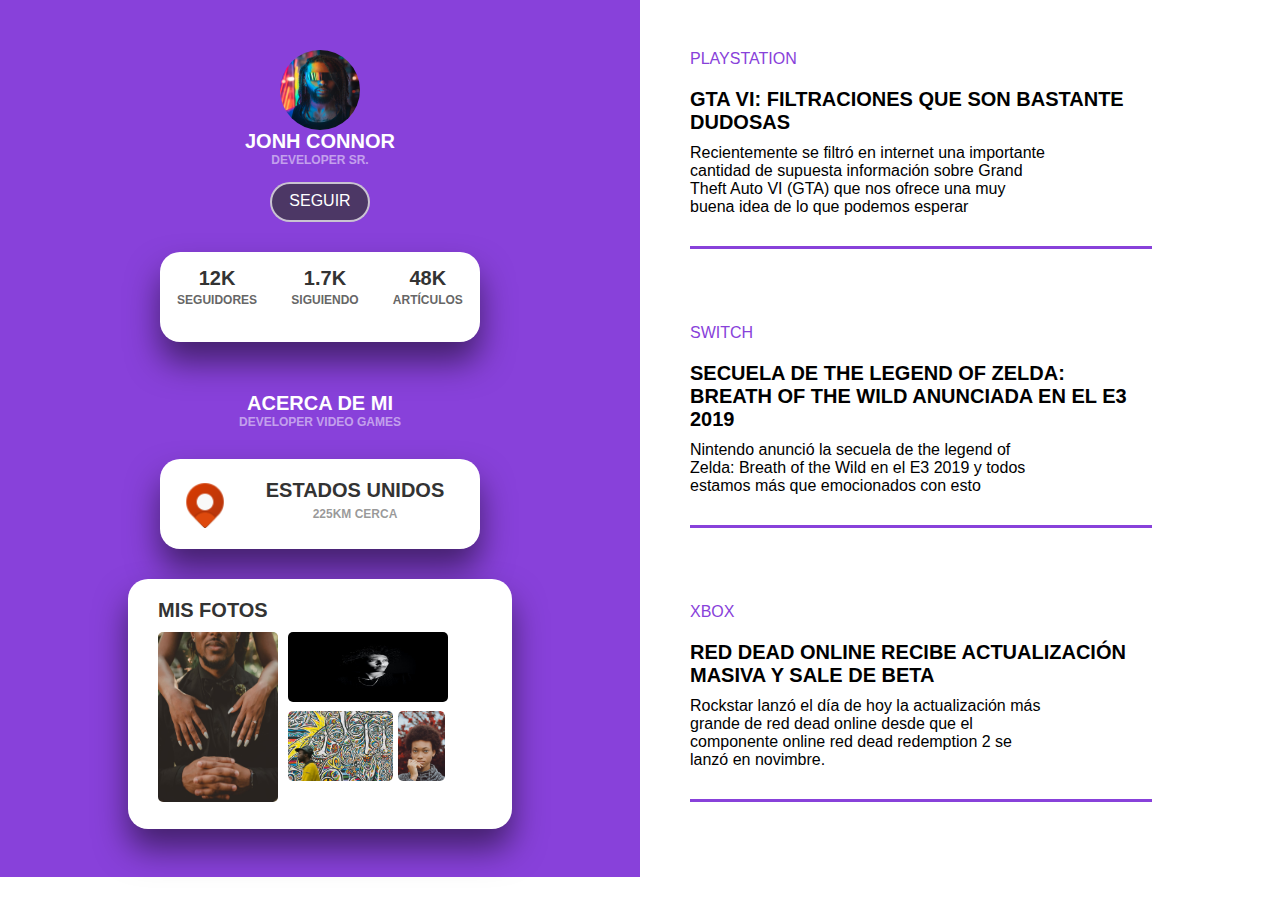
<file: sass/html/index.html>
<!DOCTYPE html>
<html>
  <head>
    <title>Z-Games</title>
    <meta charset="UTF-8">
    <meta name="viewport" content="with=device-width" initial-scale="1">
    <link rel="stylesheet" href="../css/main.css">
  </head>
</html>
<main>
  <section class="perfil"><img class="perfil__avatar" src="../images/faceciberpunk.jpg">
    <h2 class="perfil__nombre">Jonh Connor</h2>
    <h3 class="perfil__titulo">Developer Sr.</h3><a class="perfil__boton" href="#">Seguir</a>
    <div class="estadistica--perfil">
      <div class="estadistica_elemento">
        <h3>12k</h3><span>Seguidores</span>
      </div>
      <div class="estadistica_elemento">
        <h3>1.7k</h3><span>Siguiendo</span>
      </div>
      <div class="estadistica_elemento">
        <h3>48k</h3><span>Artículos</span>
      </div>
    </div>
    <div class="perfil__minibio">
      <h2>Acerca de Mi</h2>
      <h3>Developer Video Games</h3>
    </div>
    <div class="ubicacion--perfil"><i class="fas fa-map-marker-alt"></i>
      <h2>Estados Unidos</h2>
      <h3>225km Cerca</h3>
    </div>
    <div class="galeria">
      <h2>Mis Fotos</h2>
      <div class="galeria__foto-principal"><img src="../images/b-person.jpg"></div>
      <div class="galeria__fotos-adicionales"><img src="../images/b-blc.jpg" width="160px"><img src="../images/art.jpg"><img src="../images/b-blck.jpg"></div>
    </div>
  </section>
  <aside class="articulos">
    <div class="articulo"><span class="articulo__categoria">PlayStation</span>
      <h2 class="articulo__titulo">GTA VI: filtraciones que son bastante dudosas</h2>
      <p class="articulo__descripcion">Recientemente se filtró en internet una importante cantidad de supuesta información sobre Grand Theft Auto VI (GTA) que nos ofrece una muy buena idea de lo que podemos esperar</p>
    </div>
    <div class="articulo"><span class="articulo__categoria">Switch</span>
      <h2 class="articulo__titulo">Secuela de the legend of zelda: breath of the wild anunciada en el e3 2019</h2>
      <p class="articulo__descripcion">Nintendo anunció la secuela de the legend of Zelda: Breath of the Wild en el E3 2019 y todos estamos más que emocionados con esto</p>
    </div>
    <div class="articulo"><span class="articulo__categoria">Xbox</span>
      <h2 class="articulo__titulo">red dead online recibe actualización masiva y sale de beta</h2>
      <p class="articulo__descripcion">Rockstar lanzó el día de hoy la actualización más grande de red dead online desde que el componente online red dead redemption 2 se lanzó en novimbre.</p>
    </div>
  </aside>
</main>
</file>
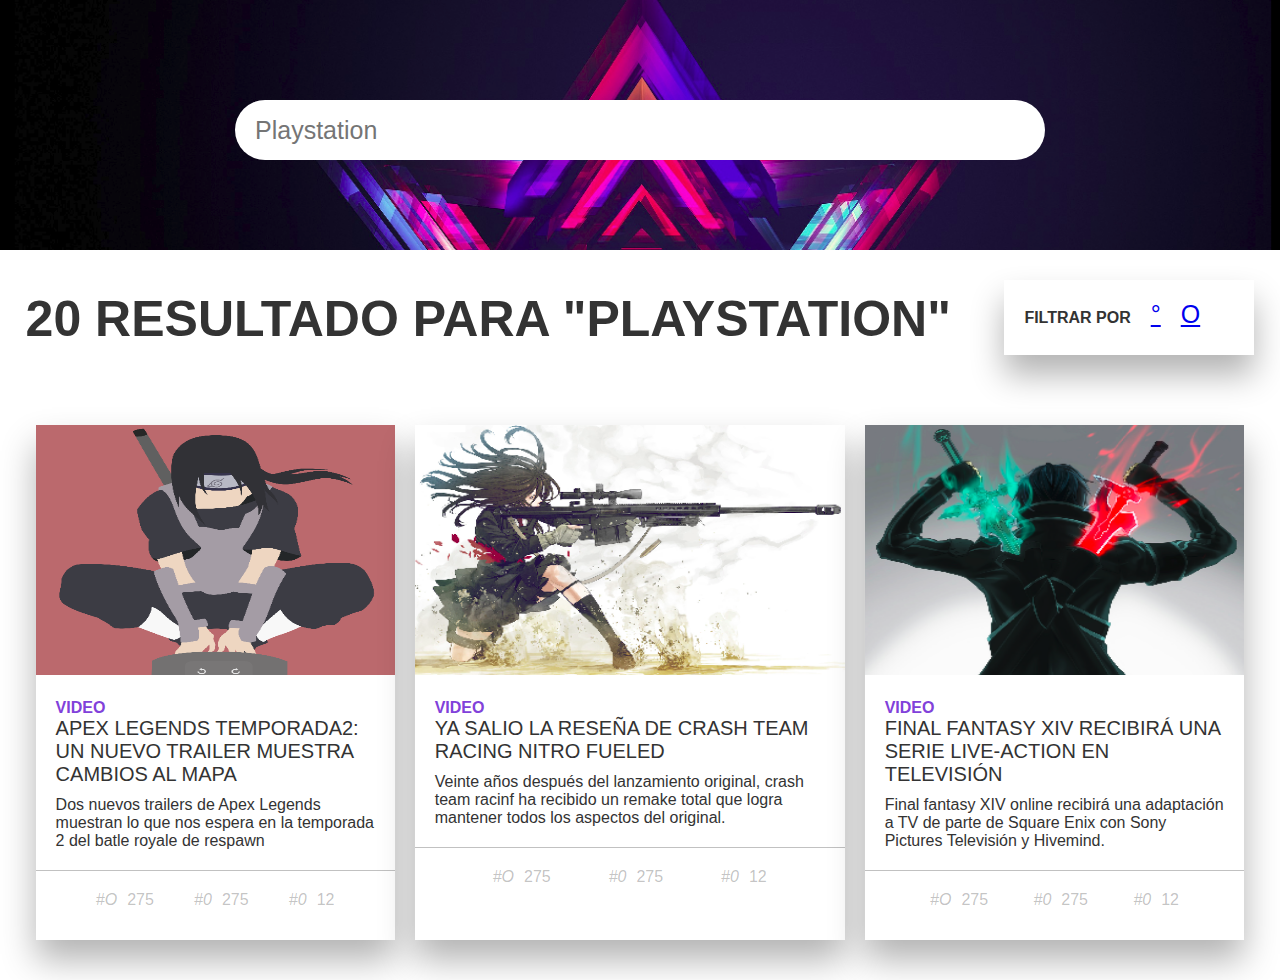
<file: stylus/html/index.html>
<!DOCTYPE html>
<html>
  <head>
    <title>Z-Gamez</title>
    <meta charset="UTF-8">
    <mega http-equiv="X-UA-Compatible" content="IE=edge"></mega>
    <meta name="viewport" content="width=device-width, maximum-scale=1.0 user-scalable=no">
    <link rel="stylesheet" href="../css/main.css">
  </head>
</html>
<body>
  <div class="buscador">
    <form>
      <input class="buscador__input" type="text" placeholder="Playstation">
    </form>
  </div>
  <header class="encabezado--con-filtros">
    <h2>20 Resultado para "Playstation"</h2>
    <div class="filtros"><span>Filtrar Por</span><a href="#">°</a><a href="#">O</a></div>
  </header>
  <section class="contenido">
    <div class="caja"><a class="caja__imagen" href="#"><img src="../images/ita.png"/></a>
      <div class="caja__contenido"><span class="caja__categoria">Video</span>
        <h3>Apex Legends Temporada2: un nuevo trailer muestra cambios al mapa</h3>
        <p>Dos nuevos trailers de Apex Legends muestran lo que nos espera en la temporada 2 del batle royale de respawn</p>
      </div>
      <div class="estadistica--articulos">
        <ul>
          <li><i>#O</i><span>275</span></li>
          <li><i>#0</i><span>275</span></li>
          <li><i>#0</i><span>12</span></li>
        </ul>
      </div>
    </div>
    <div class="caja"><a class="caja__imagen" href="#"><img src="../images/wom.png"/></a>
      <div class="caja__contenido"><span class="caja__categoria">Video</span>
        <h3>Ya salio la reseña de crash Team Racing Nitro Fueled</h3>
        <p>Veinte años después del lanzamiento original, crash team racinf ha recibido un remake total que logra mantener todos los aspectos del original.</p>
      </div>
      <div class="estadistica--articulos">
        <ul>
          <li><i>#O</i><span>275</span></li>
          <li><i>#0</i><span>275</span></li>
          <li><i>#0</i><span>12</span></li>
        </ul>
      </div>
    </div>
    <div class="caja"><a class="caja__imagen" href="#"><img src="../images/esp.png"/></a>
      <div class="caja__contenido"><span class="caja__categoria">Video</span>
        <h3>Final fantasy XIV recibirá una serie live-action en televisión</h3>
        <p>Final fantasy XIV online recibirá una adaptación a TV de parte de Square Enix con Sony Pictures Televisión y Hivemind.</p>
      </div>
      <div class="estadistica--articulos">
        <ul>
          <li><i>#O</i><span>275</span></li>
          <li><i>#0</i><span>275</span></li>
          <li><i>#0</i><span>12</span></li>
        </ul>
      </div>
    </div>
  </section>
</body>
</file>
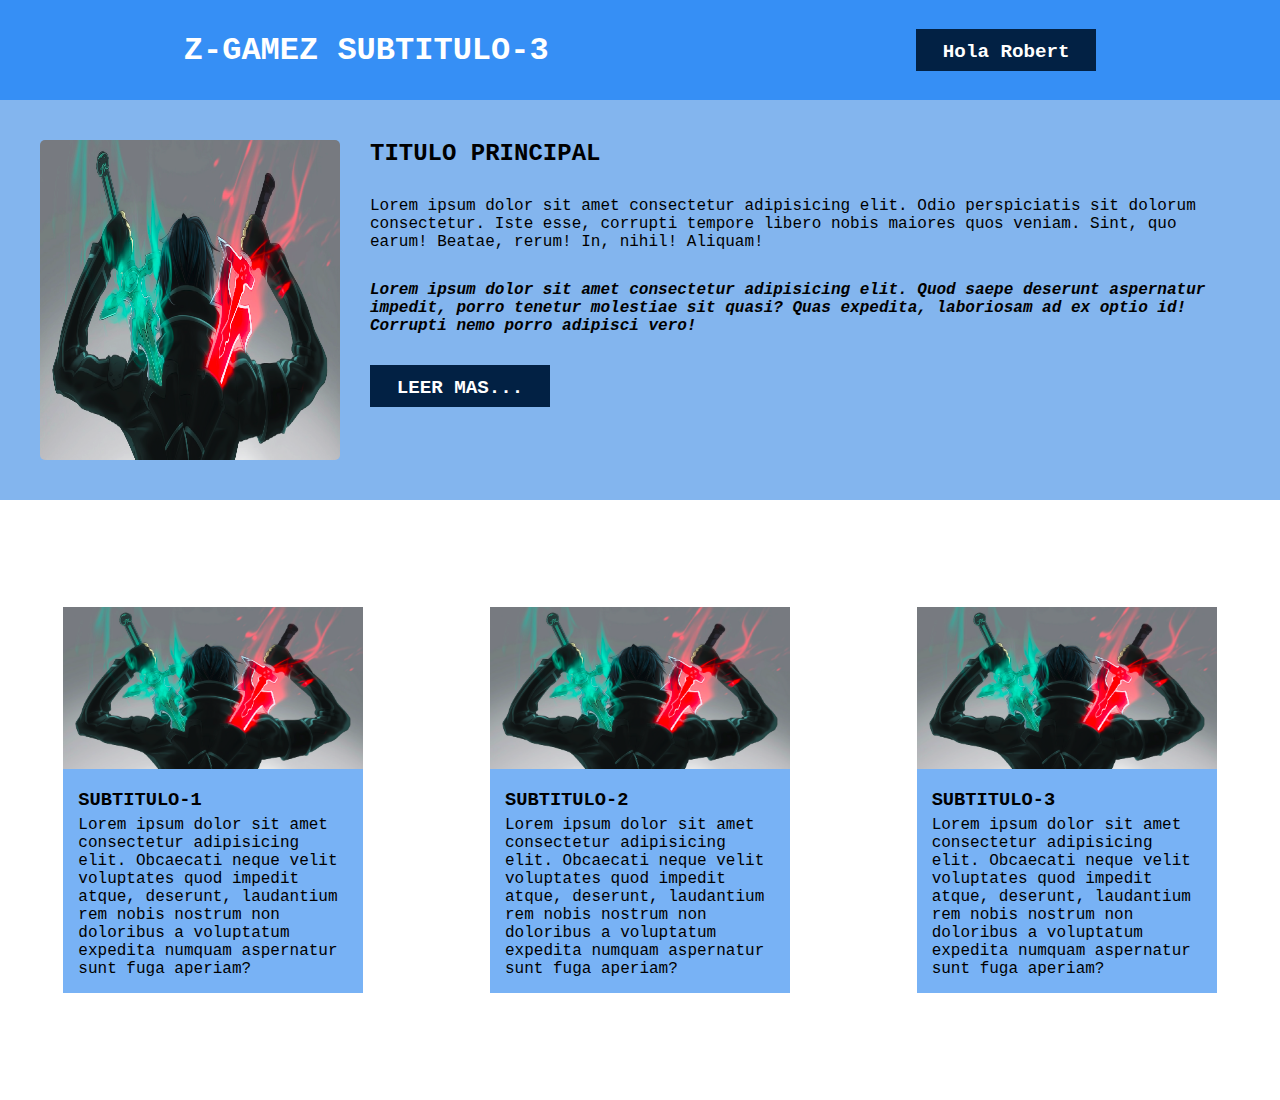
<file: html/landing.html>
<!DOCTYPE html>
<html>
  <head>
    <meta charset="UTF-8">
    <link rel="stylesheet" href="../pug/css/main.css">
  </head>
  <body>
    <header>
      <h1>Z-GAMEZ SUBTITULO-3</h1><a class="boton">Hola Robert</a>
    </header>
    <section class="intro">
      <div class="intro__imagen"><img src="images/Z-Gamez.png"></div>
      <div class="intro__contenido">
        <h2>TITULO PRINCIPAL</h2>
        <p>Lorem ipsum dolor sit amet consectetur adipisicing elit. Odio perspiciatis sit dolorum consectetur. Iste esse, corrupti tempore libero nobis maiores quos veniam. Sint, quo earum! Beatae, rerum! In, nihil! Aliquam!</p><span>Lorem ipsum dolor sit amet consectetur adipisicing elit. Quod saepe deserunt aspernatur impedit, porro tenetur molestiae sit quasi? Quas expedita, laboriosam ad ex optio id! Corrupti nemo porro adipisci vero!</span><a class="boton">LEER MAS...</a>
      </div>
    </section>
    <main class="contenido">
      <div class="caja">
        <div class="caja__imagen"><img src="./images/Z-Gamez.png"/></div>
        <div class="caja__contenido">
          <h3>SUBTITULO-1</h3>
          <p>Lorem ipsum dolor sit amet consectetur adipisicing elit. Obcaecati neque velit voluptates quod impedit atque, deserunt, laudantium rem nobis nostrum non doloribus a voluptatum expedita numquam aspernatur sunt fuga aperiam?</p>
        </div>
      </div>
      <div class="caja">
        <div class="caja__imagen"><img src="./images/Z-Gamez.png"/></div>
        <div class="caja__contenido">
          <h3>SUBTITULO-2</h3>
          <p>Lorem ipsum dolor sit amet consectetur adipisicing elit. Obcaecati neque velit voluptates quod impedit atque, deserunt, laudantium rem nobis nostrum non doloribus a voluptatum expedita numquam aspernatur sunt fuga aperiam?</p>
        </div>
      </div>
      <div class="caja">
        <div class="caja__imagen"><img src="./images/Z-Gamez.png"/></div>
        <div class="caja__contenido">
          <h3>SUBTITULO-3</h3>
          <p>Lorem ipsum dolor sit amet consectetur adipisicing elit. Obcaecati neque velit voluptates quod impedit atque, deserunt, laudantium rem nobis nostrum non doloribus a voluptatum expedita numquam aspernatur sunt fuga aperiam?</p>
        </div>
      </div>
    </main>
  </body>
</html>
</file>
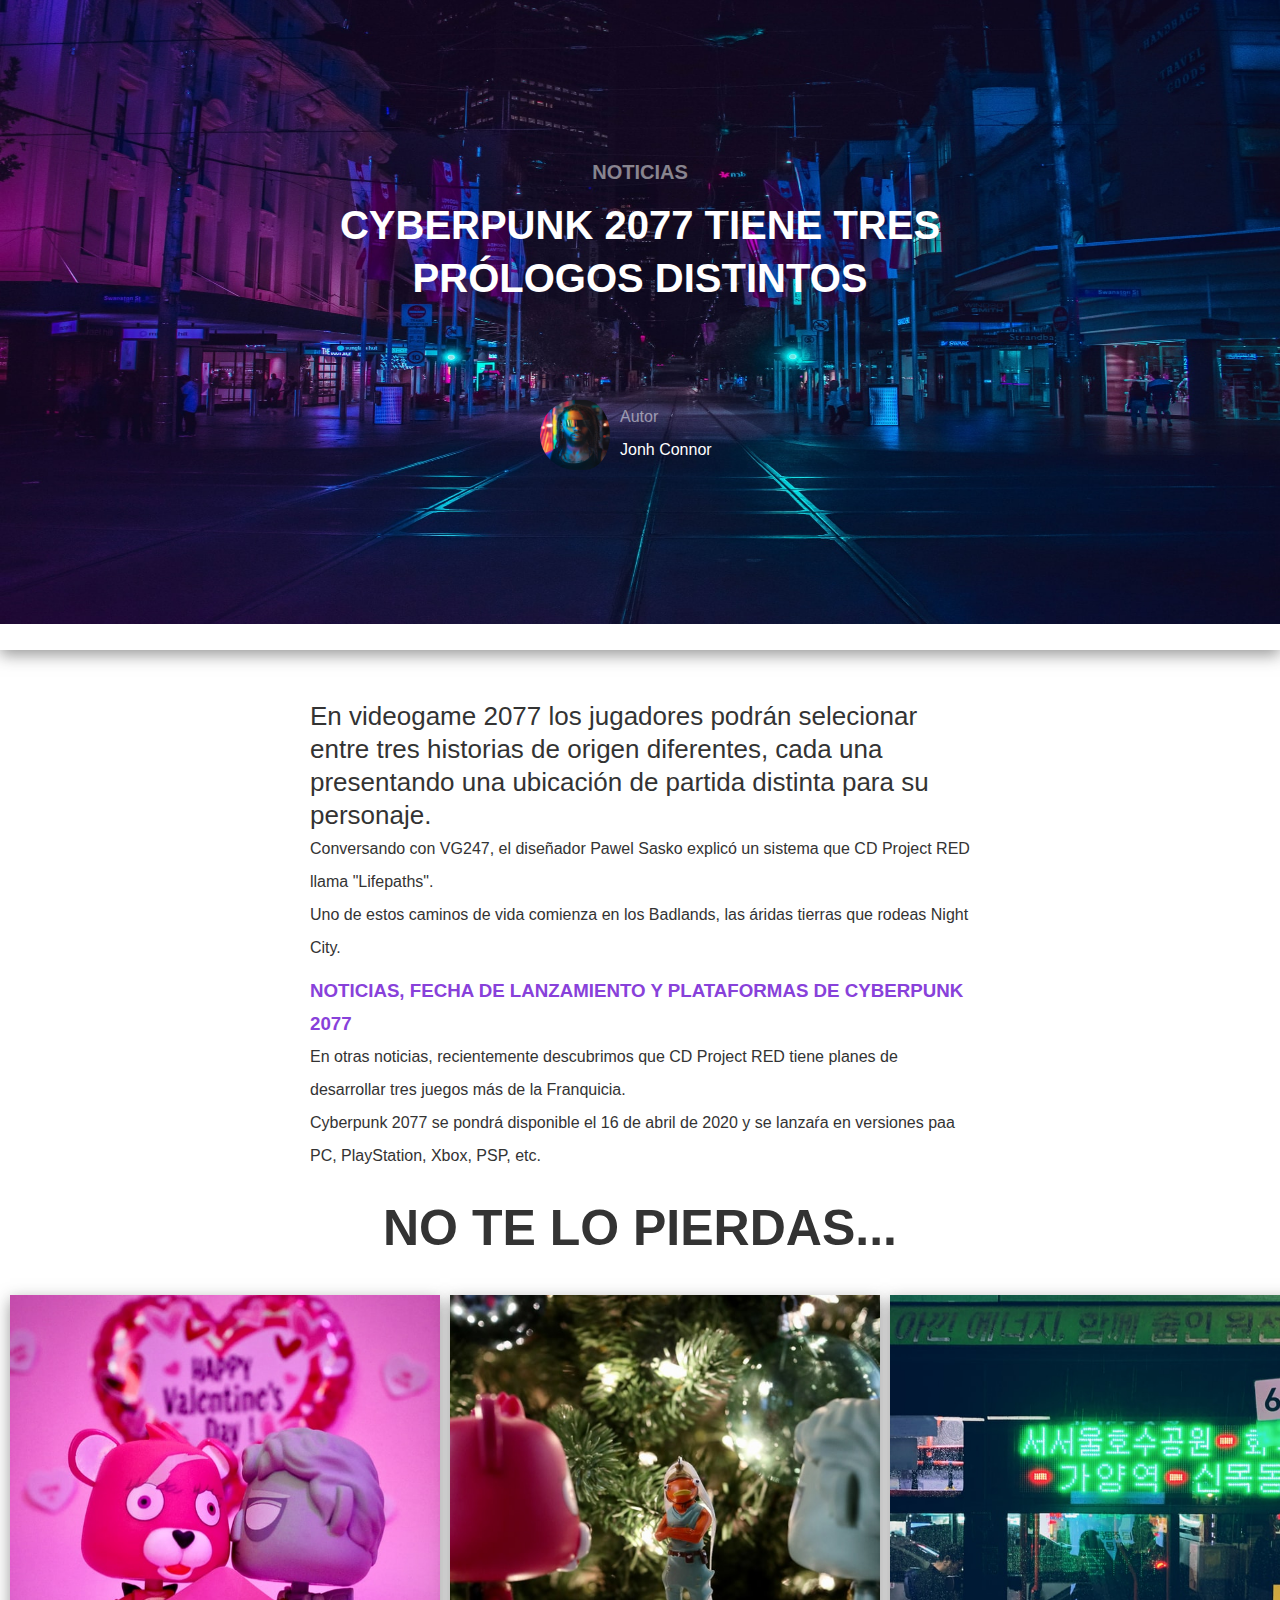
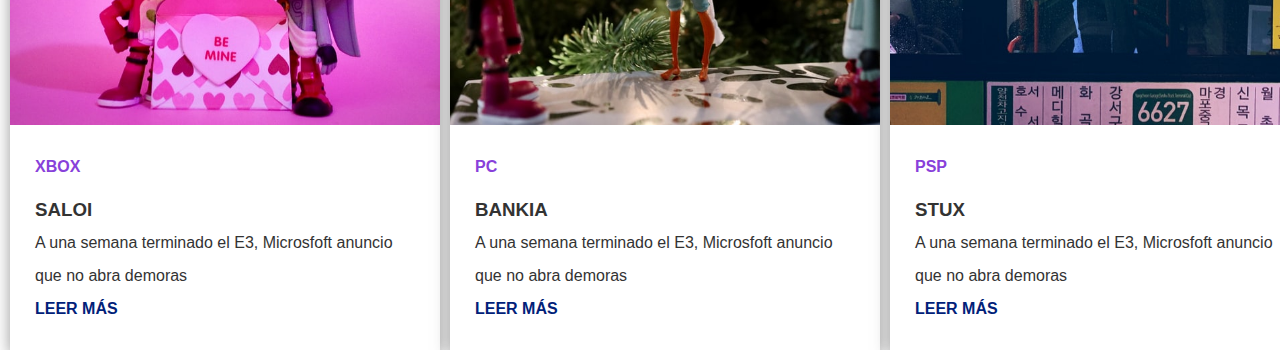
<file: less/html/articulo.html>
<html><!DOCTYPE html>
  <html>
    <head>
      <meta charset="UTF-8">
      <meta name="viewport" content="width=device-width, initial-scale=1.0">
      <link rel="stylesheet" href="../css/main.css ">
    </head>
  </html>
  <body>
    <section class="intro">
      <div class="intro__image"><img src="../images/ciberpunk.jpg"></div>
      <div class="intro__contenido"><span class="intro__categoria">Noticias</span>
        <h1 class="intro__titulo">CyberPunk 2077 Tiene tres Prólogos Distintos</h1>
      </div>
      <div class="intro__autor"><img src="../images/faceciberpunk.jpg"><span class="intro__autor-titulo">Autor</span><span class="intro__autor-nombre">Jonh Connor</span></div>
    </section>
    <article class="articulo--principal">
      <p class="articulo--principal__intro">En videogame 2077 los jugadores podrán selecionar entre tres historias de origen diferentes, cada una presentando una ubicación de partida distinta para su personaje.</p>
      <p>Conversando con VG247, el diseñador Pawel Sasko explicó un sistema que CD Project RED llama "Lifepaths".</p>
      <p>Uno de estos caminos de vida comienza en los Badlands, las áridas tierras que rodeas Night City.</p>
      <h3>Noticias, Fecha de lanzamiento y plataformas de cyberpunk 2077</h3>
      <p>En otras noticias, recientemente descubrimos que CD Project RED tiene planes de desarrollar tres juegos más de la Franquicia.</p>
      <p>Cyberpunk 2077 se pondrá disponible el 16 de abril de 2020 y se lanzaŕa en versiones paa PC, PlayStation, Xbox, PSP, etc.</p>
      <h2>No te lo Pierdas...</h2>
    </article>
    <section class="contenedor--cajas">
        <div class="caja">
          <div class="caja__imagen"><img src="../images/a.jpg"/></div>
          <div class="caja__contenido"><span class="caja__categoria">Xbox</span>
            <h3>Saloi</h3>
            <p>A una semana terminado el E3, Microsfoft anuncio que no abra demoras</p><a>Leer Más</a>
          </div>
        </div>
        <div class="caja">
          <div class="caja__imagen"><img src="../images/c.jpg"/></div>
          <div class="caja__contenido"><span class="caja__categoria">PC</span>
            <h3>Bankia</h3>
            <p>A una semana terminado el E3, Microsfoft anuncio que no abra demoras</p><a>Leer Más</a>
          </div>
        </div>
        <div class="caja">
          <div class="caja__imagen"><img src="../images/e.jpg"/></div>
          <div class="caja__contenido"><span class="caja__categoria">PSP</span>
            <h3>Stux</h3>
            <p>A una semana terminado el E3, Microsfoft anuncio que no abra demoras</p><a>Leer Más</a>
          </div>
        </div>
    </section>
  </body>
</html>
</file>
<file: sass/css/main.css>
h1 {
  font-size: 30px;
  margin: 0;
}

h2 {
  font-size: 25px;
  margin: 0;
}

h3 {
  font-size: 20px;
  margin: 0;
}

* {
  margin: 0px;
  padding: 0px;
  -webkit-box-sizing: border-box;
          box-sizing: border-box;
}

body {
  font-family: "Franklin Gothic Medium", "Arial Narrow", Arial, sans-serif;
}

main {
  display: -webkit-box;
  display: -ms-flexbox;
  display: flex;
  width: 100%;
  height: 100%;
}

.perfil {
  width: 50%;
  padding-top: 50px;
  background-color: #8841DA;
  color: #ffffff;
}
.perfil__avatar {
  display: block;
  width: 80px;
  height: 80px;
  margin: 0 auto;
  border-radius: 50em;
  background-size: cover;
  background-position: center;
  background-repeat: no-repeat;
}
.perfil__nombre, .perfil__minibio h2 {
  text-align: center;
  font-size: 20px;
  font-family: "Gill Sans", "Gill Sans MT", Calibri, "Trebuchet MS", sans-serif;
  text-transform: uppercase;
}
.perfil__titulo, .perfil__minibio h3 {
  display: block;
  text-transform: uppercase;
  text-align: center;
  font-weight: 700;
  font-size: 12px;
  color: rgba(255, 255, 255, 0.5);
}
.perfil__boton {
  display: block;
  width: 100px;
  height: 40px;
  margin: 15px auto;
  padding-top: 8px;
  border-radius: 20px;
  text-decoration: none;
  text-align: center;
  font-family: "Gill Sans", "Gill Sans MT", Calibri, "Trebuchet MS", sans-serif;
  text-transform: uppercase;
  color: #ffffff;
  background-color: rgba(51, 51, 51, 0.7);
  border: 2px solid rgba(255, 255, 255, 0.7);
}

.perfil__minibio {
  margin: 0 auto;
  padding-top: 20px;
}
.estadistica--perfil {
  display: -webkit-box;
  display: -ms-flexbox;
  display: flex;
  width: 50%;
  height: 90px;
  margin: 30px auto;
  padding-top: 15px;
  -ms-flex-pack: distribute;
      justify-content: space-around;
  border-radius: 20px;
  -webkit-box-shadow: 0px 20px 33px 0px rgba(0, 0, 0, 0.5);
          box-shadow: 0px 20px 33px 0px rgba(0, 0, 0, 0.5);
  background-color: #ffffff;
  color: #333333;
}
.estadistica--perfil h3 {
  font-weight: 600;
  font-size: 20px;
  text-align: center;
  font-family: "Gill Sans", "Gill Sans MT", Calibri, "Trebuchet MS", sans-serif;
  text-transform: uppercase;
  color: #333333;
}
.estadistica--perfil span {
  font-size: 12px;
  font-weight: bold;
  text-align: center;
  font-family: "Gill Sans", "Gill Sans MT", Calibri, "Trebuchet MS", sans-serif;
  text-transform: uppercase;
  color: #333333;
  opacity: 75%;
}

.ubicacion--perfil {
  width: 50%;
  height: 90px;
  margin: 30px auto;
  padding: 20px 0 0 20px;
  border-radius: 20px;
  -webkit-box-shadow: 0px 20px 33px 0px rgba(0, 0, 0, 0.5);
          box-shadow: 0px 20px 33px 0px rgba(0, 0, 0, 0.5);
  background-color: #ffffff;
  color: #333333;
}
.ubicacion--perfil i {
  display: block;
  float: left;
  padding-right: 10px;
  width: 50px;
  height: 50px;
  background-image: url("../images/maps-48.png");
  background-size: cover;
  background-position: center;
  background-repeat: no-repeat;
}
.ubicacion--perfil h2 {
  text-transform: uppercase;
  font-family: "Gill Sans", "Gill Sans MT", Calibri, "Trebuchet MS", sans-serif;
  font-weight: 600;
  font-size: 20px;
  text-align: center;
  color: #333333;
}
.ubicacion--perfil h3 {
  text-transform: uppercase;
  text-align: center;
  font-size: 12px;
  font-family: "Gill Sans", "Gill Sans MT", Calibri, "Trebuchet MS", sans-serif;
  color: rgba(51, 51, 51, 0.5);
  margin-top: 5px;
}

.galeria {
  width: 60%;
  height: 250px;
  margin: 10px auto;
  padding: 20px 0 0 30px;
  -webkit-box-pack: space-evenly;
      -ms-flex-pack: space-evenly;
          justify-content: space-evenly;
  border-radius: 20px;
  -webkit-box-shadow: 0px 20px 33px 0px rgba(0, 0, 0, 0.5);
          box-shadow: 0px 20px 33px 0px rgba(0, 0, 0, 0.5);
  background-color: #ffffff;
  color: #333333;
}
.galeria__foto-principal {
  float: left;
  margin-right: 10px;
}
.galeria__foto-principal img {
  width: 120px;
  height: 170px;
  border-radius: 5px;
}
.galeria__fotos-adicionales img {
  height: 70px;
  margin-right: 5px;
  margin-bottom: 5px;
}
.galeria h2 {
  margin-bottom: 10px;
  font-family: "Gill Sans", "Gill Sans MT", Calibri, "Trebuchet MS", sans-serif;
  text-transform: uppercase;
  font-weight: 600;
  font-size: 20px;
}
.galeria img {
  border-radius: 5px;
}

.articulos {
  width: 40%;
  padding: 50px 0 0 50px;
}

.articulo {
  margin-bottom: 75px;
  border-bottom: 3px solid #8841DA;
}
.articulo__categoria {
  font-weight: 500;
  font-size: 16px;
  color: #8841DA;
  font-family: "Gill Sans", "Gill Sans MT", Calibri, "Trebuchet MS", sans-serif;
  text-transform: uppercase;
}
.articulo__titulo {
  font-size: 20px;
  margin-top: 20px;
  margin-bottom: 10px;
  font-family: "Gill Sans", "Gill Sans MT", Calibri, "Trebuchet MS", sans-serif;
  text-transform: uppercase;
}
.articulo__descripcion {
  margin-bottom: 30px;
  padding-right: 100px;
}
</file>
<file: stylus/css/main.css>
h3 {
  font-size: 20px;
  margin: 0;
}
h2 {
  font-size: 25px;
  margin: 0;
}
h1 {
  font-size: 30px;
  margin: 0;
}
* {
  margin: 0;
  padding: 0;
  -webkit-box-sizing: border-box;
          box-sizing: border-box;
}
body {
  color: #333;
  font-family: 'Franklin Gothic Medium', 'Arial Narrow', Arial, sans-serif;
}
.buscador {
  width: 100%;
  height: 250px;
  padding: 100px;
  background-image: url("../images/cover.png");
  background-size: cover;
  background-position: center;
  background-repeat: no-repeat;
  text-align: center;
}
.buscador__input {
  width: 75%;
  height: 60px;
  padding: 20px;
  border: none;
  border-radius: 30px;
  font-size: 25px;
}
.encabezado--con-filtros {
  display: -webkit-box;
  display: -ms-flexbox;
  display: flex;
  width: 96%;
  margin: 0 auto;
  padding: 30px 0;
}
.encabezado--con-filtros h2 {
  margin-top: 10px;
  font-weight: 500;
  font-size: 50px;
  font-family: 'Gill Sans', 'Gill Sans MT', Calibri, 'Trebuchet MS', sans-serif;
  font-weight: 600;
  text-transform: uppercase;
}
.encabezado--con-filtros .filtros {
  width: 250px;
  height: 75px;
  padding: 20px;
  margin-left: auto;
  background-color: #fff;
  -webkit-box-shadow: 0px 20px 33px 0px rgba(0,0,0,0.3);
          box-shadow: 0px 20px 33px 0px rgba(0,0,0,0.3);
}
.encabezado--con-filtros .filtros span {
  font-family: 'Gill Sans', 'Gill Sans MT', Calibri, 'Trebuchet MS', sans-serif;
  font-weight: 600;
  text-transform: uppercase;
  text-decoration: none;
}
.encabezado--con-filtros .filtros a {
  margin-left: 20px;
  font-size: 25px;
}
.contenido {
  margin-bottom: 40px;
  -webkit-box-pack: space-evenly;
      -ms-flex-pack: space-evenly;
          justify-content: space-evenly;
  display: -webkit-box;
  display: -ms-flexbox;
  display: flex;
  width: 96%;
  margin: 0 auto;
  padding: 30px 0;
}
.caja {
  max-width: 430px;
  margin: 10px;
  background-color: #fff;
  -webkit-box-shadow: 0px 20px 33px 0px rgba(0,0,0,0.3);
          box-shadow: 0px 20px 33px 0px rgba(0,0,0,0.3);
}
.caja__imagen img {
  width: 100%;
  height: 250px;
  background-size: cover;
  background-position: center;
  background-repeat: no-repeat;
}
.caja__contenido {
  padding: 20px;
  background-color: #fff;
}
.caja__contenido span {
  font-family: 'Gill Sans', 'Gill Sans MT', Calibri, 'Trebuchet MS', sans-serif;
  font-weight: 600;
  text-transform: uppercase;
  color: #8141da;
  margin-bottom: 5px;
}
.caja__contenido h3 {
  font-family: 'Gill Sans', 'Gill Sans MT', Calibri, 'Trebuchet MS', sans-serif;
  font-weight: 600;
  text-transform: uppercase;
  font-weight: normal;
  margin-bottom: 10px;
}
.estadistica--articulos {
  height: 70px;
  padding: 20px;
  border-top: 1px solid rgba(51,51,51,0.3);
}
.estadistica--articulos ul {
  display: -webkit-box;
  display: -ms-flexbox;
  display: flex;
  margin: 0;
  padding: 0;
  -webkit-box-pack: space-evenly;
      -ms-flex-pack: space-evenly;
          justify-content: space-evenly;
}
.estadistica--articulos ul li {
  list-style: none;
  color: rgba(51,51,51,0.3);
}
.estadistica--articulos ul span {
  margin-left: 10px;
}
</file>
<file: pug/css/main.css>
*{
  margin: 0px;
  padding: 0px;
}

body{
  font-family: 'Courier New', Courier, monospace;
  box-sizing: border-box;
}

header{
  display: flex;
  justify-content: space-around;
  align-items: center;
  width: 100%;
  height: 100px;
  background-color: #368ff5;
}

h1{
  display: inline-block;
  color: white;
  font-weight: bold;
}

.boton{
  display: inline-block;
  width: 180px;
  height: 30px;
  background-color: #022144;
  color: white;
  font-size: 1.2rem;
  font-weight: bold;
  text-align: center;
  padding-top: 12px;
}

.intro{
  display: flex;
  justify-content: space-around;
  height: 320px;
  background-color: #83b5ee;
  padding: 40px;
}

.intro__imagen{
  display: inline-block;
}

.intro__imagen > img{
  width: 300px;
  height: 320px;
  border-radius: 5px;
}

.intro__contenido{
  display: inline-block;
  margin-left: 30px;
  height: 400px;
}

.intro__contenido p{
  margin-top: 30px;
  margin-bottom: 30px;
}

.intro__contenido span{
  display: inline-block;
  color: black;
  font-weight: 700;
  font-style: italic;
  margin-bottom: 30px;
}

.contenido{
  display: flex;
  justify-content: space-around;
  align-items: center;
  height: 600px;
}

.caja{
  display: inline-block;
  width: 300px;
  background-color: #78b2f5;
}

.caja__imagen{
  display: inline-block;
  width: 100%;
}

.caja__contenido{
  padding: 15px;
}

.caja__contenido h3{
  margin-bottom: 5px;
}

.caja__imagen > img{
  display: inline-block;
  width: 100%;
}

footer{
  display: flex;
  justify-content: space-around;
  width: 100%;
  height: 100px;
  background-color: #368ff5;
  color:white;
}
</file>
<file: less/css/main.css>
.sombra-caja {
  -webkit-box-shadow: 0px 5px 15px 0px rgba(51, 51, 51, 0.5);
          box-shadow: 0px 5px 15px 0px rgba(51, 51, 51, 0.5);
}
.Lusida {
  font-family: 'Lucida Sans', 'Lucida Sans Regular', 'Lucida Grande', 'Lucida Sans Unicode', Geneva, Verdana, sans-serif;
  text-transform: uppercase;
  font-weight: 700;
}
* {
  margin: 0;
  padding: 0;
  -webkit-box-sizing: border-box;
          box-sizing: border-box;
}
body {
  font-family: 'Segoe UI', Tahoma, Geneva, Verdana, sans-serif;
  color: #333333;
  line-height: 33px;
}
h1,
h2,
h3 {
  margin-top: 10px;
  font-family: 'Lucida Sans', 'Lucida Sans Regular', 'Lucida Grande', 'Lucida Sans Unicode', Geneva, Verdana, sans-serif;
  text-transform: uppercase;
  font-weight: 700;
}
.intro {
  width: 100%;
  height: 650px;
  margin: 0 auto;
  position: relative;
  background-color: #FFFFFF;
  -webkit-box-shadow: 0px 5px 15px 0px rgba(51, 51, 51, 0.5);
          box-shadow: 0px 5px 15px 0px rgba(51, 51, 51, 0.5);
}
.intro__image {
  width: 100%;
  position: absolute;
}
.intro__image img {
  width: 100%;
  height: 624px;
  background-position: center;
  background-size: cover;
  background-repeat: no-repeat;
}
.intro__contenido {
  width: 50%;
  margin: 0 auto;
  position: absolute;
  top: 156px;
  left: 0;
  right: 0;
  text-align: center;
  color: #FFFFFF;
}
.intro__categoria {
  font-family: 'Lucida Sans', 'Lucida Sans Regular', 'Lucida Grande', 'Lucida Sans Unicode', Geneva, Verdana, sans-serif;
  text-transform: uppercase;
  font-weight: 700;
  font-size: 20px;
  color: rgba(255, 255, 255, 0.5);
}
.intro__titulo {
  font-family: 'Lucida Sans', 'Lucida Sans Regular', 'Lucida Grande', 'Lucida Sans Unicode', Geneva, Verdana, sans-serif;
  font-size: 40px;
  text-transform: uppercase;
  line-height: 53px;
}
.intro__autor {
  width: 200px;
  margin: 0 auto;
  position: absolute;
  top: 400px;
  left: 0;
  right: 0;
  color: #FFFFFF;
}
.intro__autor img {
  width: 80px;
  height: 70px;
  float: left;
  padding-right: 10px;
  border-radius: 10em;
  background-position: center;
  background-size: cover;
  background-repeat: no-repeat;
}
.intro__autor span {
  display: inline-block;
}
.intro__autor-titulo {
  color: rgba(255, 255, 255, 0.5);
}
.articulo--principal {
  max-width: 660px;
  margin: 50px auto;
}
.articulo--principal__intro {
  font-size: 26px;
}
.articulo--principal h2 {
  margin: 40px 0 40px 0;
  font-size: 50px;
  text-align: center;
}
.articulo--principal h3 {
  color: #8841da;
}
.contenedor--cajas {
  width: 1330px;
  margin: 0 auto;
  display: -webkit-box;
  display: -ms-flexbox;
  display: flex;
  -webkit-box-pack: space-evenly;
      -ms-flex-pack: space-evenly;
          justify-content: space-evenly;
}
.caja {
  max-width: 430px;
  -webkit-box-shadow: 0px 5px 15px 0px rgba(51, 51, 51, 0.5);
          box-shadow: 0px 5px 15px 0px rgba(51, 51, 51, 0.5);
}
.caja__contenido {
  padding: 25px;
  background-color: #FFFFFF;
}
.caja span {
  color: #8841da;
  font-family: 'Lucida Sans', 'Lucida Sans Regular', 'Lucida Grande', 'Lucida Sans Unicode', Geneva, Verdana, sans-serif;
  text-transform: uppercase;
  font-weight: 700;
}
.caja a {
  text-decoration: none;
  color: #012179;
  font-family: 'Lucida Sans', 'Lucida Sans Regular', 'Lucida Grande', 'Lucida Sans Unicode', Geneva, Verdana, sans-serif;
  text-transform: uppercase;
  font-weight: 700;
}
.caja__imagen {
  width: 100%;
}
.caja__imagen img {
  width: 100%;
  background-size: cover;
  background-position: center;
  background-repeat: no-repeat;
}
</file>
